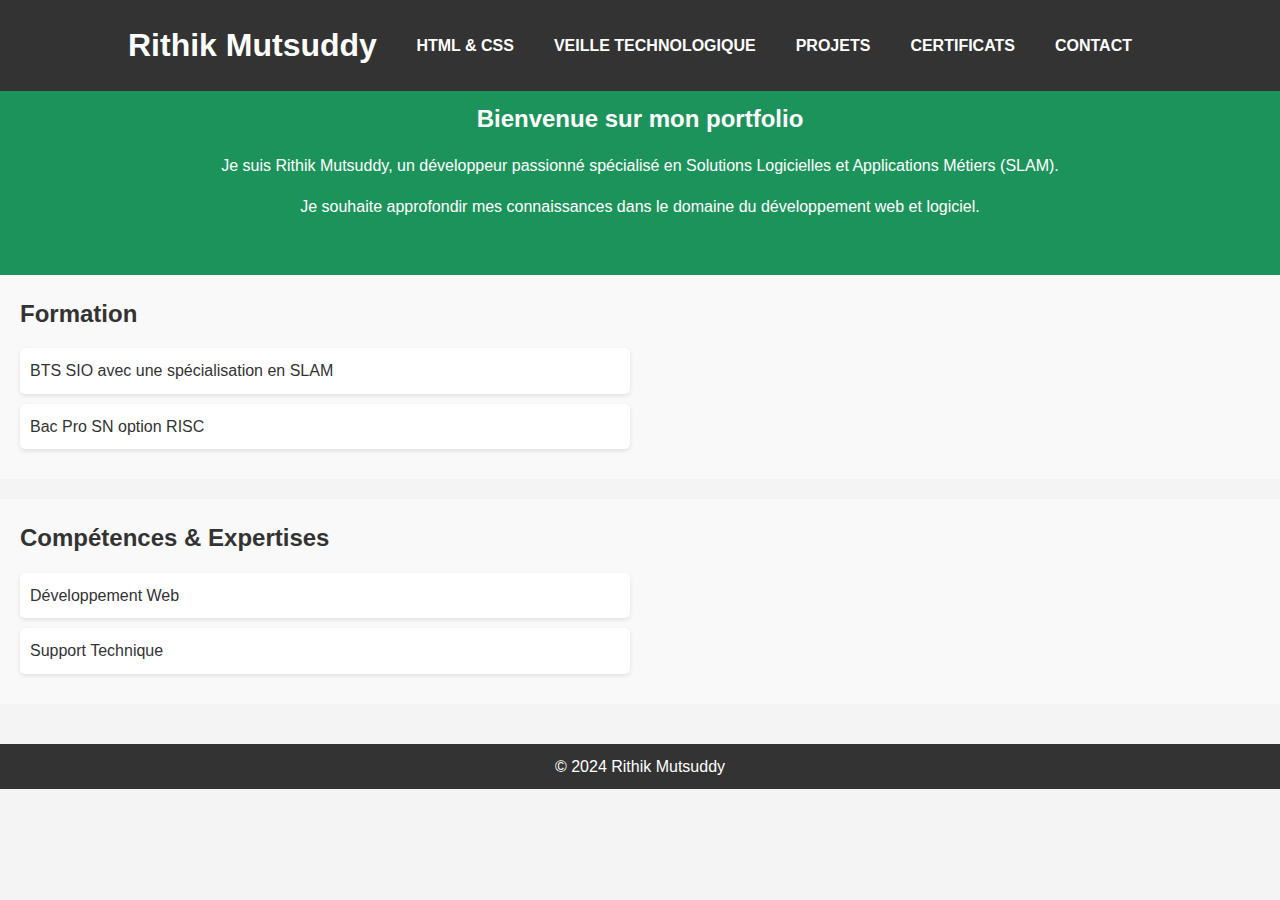
<file: index.html>
<!DOCTYPE html>
<html lang="en">
<head>
    <meta charset="UTF-8">
    <meta name="viewport" content="width=device-width, initial-scale=1.0">
    <title>Portfolio de Rithik</title>
    <link rel="stylesheet" href="style.css">
</head>
<body>

<header>
    
    <div class="container">
        <div class="logo">
            <h1>Rithik Mutsuddy</h1>
        </div>
        <nav>
            <ul>
                <li><a href="htmlcss.html">HTML & CSS</a></li>
                <li><a href="VrVeille.html">Veille Technologique</a></li>
                <li><a href="projets.html">Projets</a></li>
                <li><a href="Certif.html">Certificats</a></li>
                <li><a href="contacts.html">Contact</a></li>
            </ul>
        </nav>
    </div>
</header>

<main>
    <section class="introduction">
        <h2>Bienvenue sur mon portfolio</h2>
        <p>Je suis Rithik Mutsuddy, un développeur passionné spécialisé en Solutions Logicielles et Applications Métiers (SLAM).</p>
        <p>Je souhaite approfondir mes connaissances dans le domaine du développement web et logiciel.</p>
    </section>
    


    <section class="education">
        <h2>Formation</h2>
        <p>BTS SIO avec une spécialisation en SLAM</p>
        <p>Bac Pro SN option RISC</p>
    </section>

    <section class="skills">
        <h2>Compétences & Expertises</h2>
        <ul>
            <li>Développement Web</li>
            <li>Support Technique</li>
        </ul>
    </section>
</main>

<footer>
    <div class="container">
        <p>© 2024 Rithik Mutsuddy </p>
    </div>
</footer>

</body>
</html>
</file>
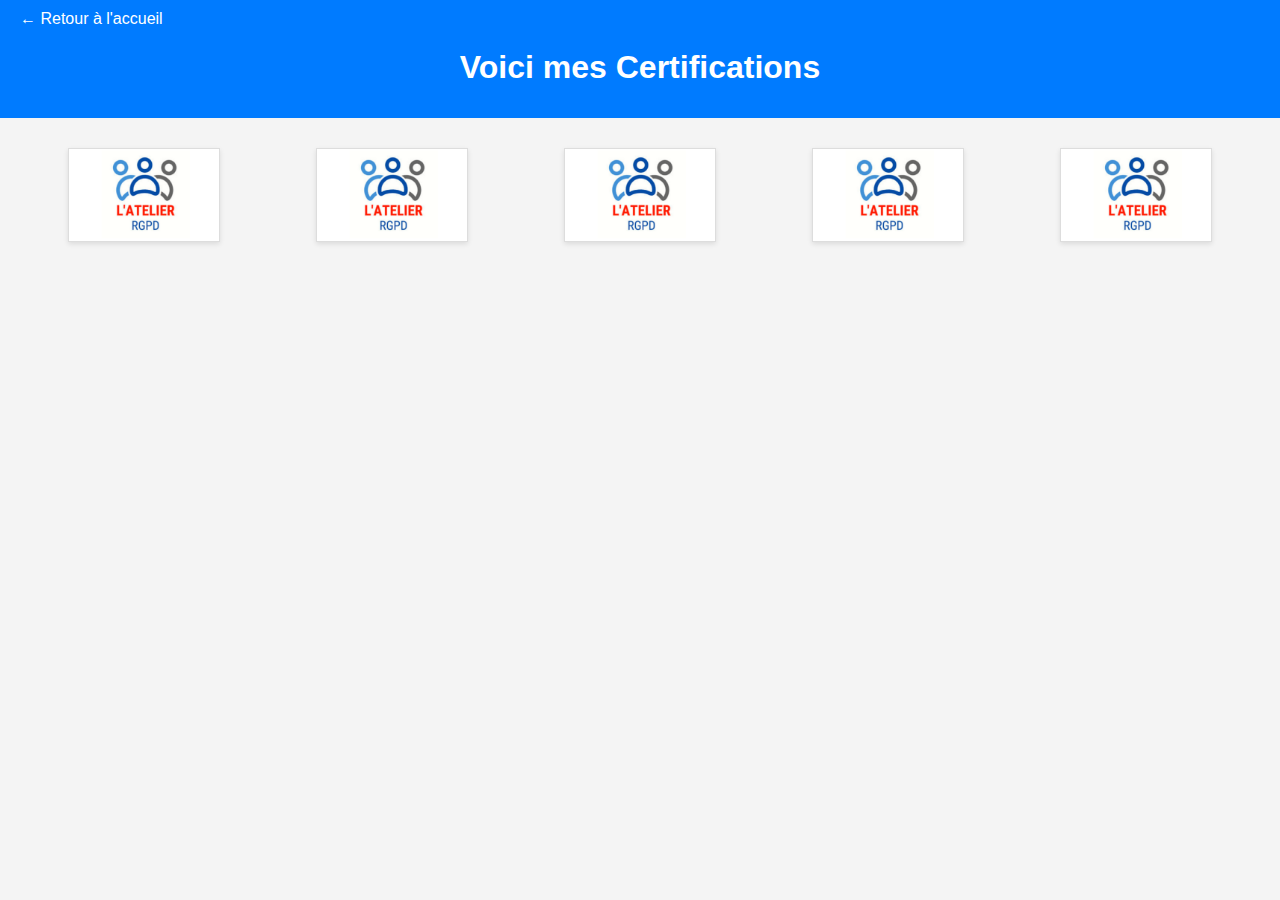
<file: Certif.html>
<!DOCTYPE html>
<html lang="fr">
<head>
    <meta charset="UTF-8">
    <meta name="viewport" content="width=device-width, initial-scale=1.0">
    <title>Certifications</title>
    <style>
        body {
            font-family: Arial, sans-serif;
            margin: 0;
            padding: 0;
            background: #f4f4f4;
            color: #333;
        }
        .header {
            background: #007BFF;
            color: #ffffff;
            padding: 10px 20px;
            text-align: left;
        }
        .header a {
            color: #ffffff;
            text-decoration: none;
            font-size: 16px;
        }
        .content {
            padding: 20px;
            display: flex;
            flex-wrap: wrap;
            justify-content: space-around;
            align-items: center;
        }
        .pdf-preview {
            border: 1px solid #ddd;
            margin: 10px;
            box-shadow: 0 2px 5px rgba(0,0,0,0.1);
            transition: transform 0.2s;
            width: 150px;
            cursor: pointer;
        }
        .pdf-preview:hover {
            transform: scale(1.05);
        }
        iframe {
            width: 100%;
            height: 500px;
            border: none;
        }
    </style>
</head>
<body>
    <div class="header">
        <a href="index.html">&#8592; Retour à l'accueil</a>
        <center><h1>Voici mes Certifications</h1></center>
    </div>
    <div class="content">
        <img src="Certifs/RGPD Logo.png" alt="Aperçu du PDF 1" class="pdf-preview" data-pdf="Module 1.pdf">
        <img src="Certifs/RGPD Logo.png" alt="Aperçu du PDF 1" class="pdf-preview" data-pdf="Module 2.pdf">
        <img src="Certifs/RGPD Logo.png" alt="Aperçu du PDF 1" class="pdf-preview" data-pdf="Module 3.pdf">
        <img src="Certifs/RGPD Logo.png" alt="Aperçu du PDF 1" class="pdf-preview" data-pdf="Module 4.pdf">
        <img src="Certifs/RGPD Logo.png" alt="Aperçu du PDF 1" class="pdf-preview" data-pdf="Module 5.pdf">
        <!-- Add more previews as needed -->
    </div>
    <iframe id="pdf-viewer" hidden></iframe>

    <script>
        document.querySelectorAll('.pdf-preview').forEach(item => {
            item.addEventListener('click', function() {
                const pdfPath = this.getAttribute('data-pdf');
                const viewer = document.getElementById('pdf-viewer');
                viewer.src = pdfPath;
                viewer.hidden = false;
            });
        });
    </script>
</body>
</html>
</file>
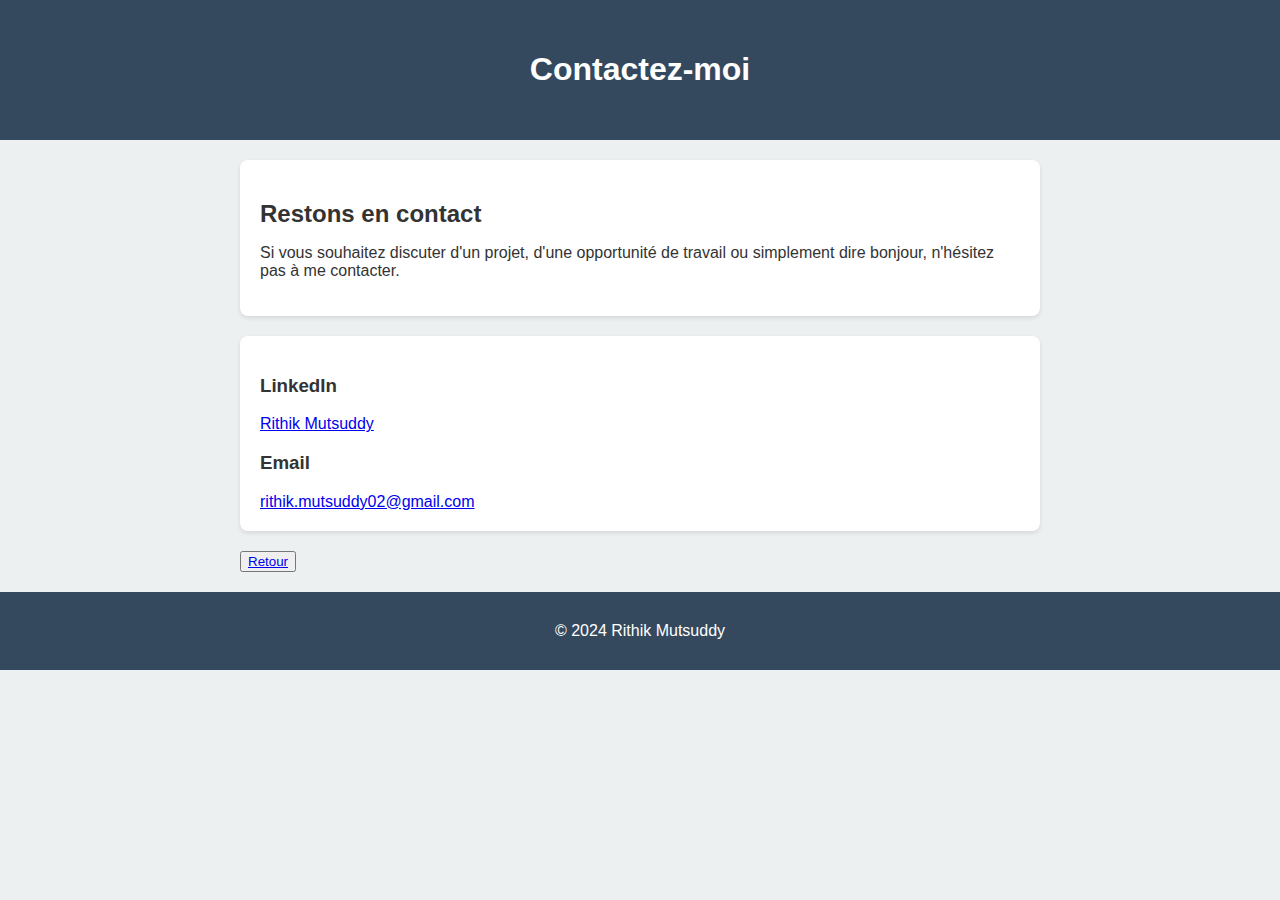
<file: contacts.html>
<!DOCTYPE html>
<html lang="fr">
<head>
    <meta charset="UTF-8">
    <meta name="viewport" content="width=device-width, initial-scale=1.0">
    <title>Contact - Rithik Mutsuddy</title>
    <style>
        /* CSS styles are embedded here for simplicity */
        body, html {
            height: 100%;
            margin: 0;
            padding: 0;
            font-family: Arial, sans-serif;
            background-color: #ecf0f1;
            color: #333;
        }

        .container {
            max-width: 800px;
            margin: auto;
            padding: 20px;
        }

        header, footer {
            background-color: #34495e;
            color: white;
            text-align: center;
            padding: 10px 0;
        }

        main {
            padding: 20px 0;
        }

        .contact-info, .contact-methods, .contact-form-section {
            background: white;
            margin-bottom: 20px;
            padding: 20px;
            border-radius: 8px;
            box-shadow: 0 2px 4px rgba(0, 0, 0, 0.1);
        }

        h2 {
            margin-bottom: 10px;
        }

        label {
            display: block;
            margin-top: 10px;
        }

        input[type=text], input[type=email], textarea {
            width: 100%;
            padding: 8px;
            margin-top: 5px;
            margin-bottom: 20px;
            border-radius: 4px;
            border: 1px solid #ddd;
            box-sizing: border-box;
        }

        button.btn-main {
            background-color: #3498db;
            color: white;
            border: none;
            padding: 10px 20px;
            border-radius: 4px;
            cursor: pointer;
            font-size: 16px;
        }

        button.btn-main:hover {
            background-color: #2980b9;
        }

        footer p {
            margin: 0;
        }
    </style>
</head>
<body>

    <header>
        <div class="container">
            
            <h1>Contactez-moi</h1>
        </div>
    </header>

    <main class="container">
        <section class="contact-info">
            <h2>Restons en contact</h2>
            <p>Si vous souhaitez discuter d'un projet, d'une opportunité de travail ou simplement dire bonjour, n'hésitez pas à me contacter.</p>
        </section>

        <section class="contact-methods">
            <div>
                <h3>LinkedIn</h3>
                <a href="https://www.linkedin.com/in/rithik-mutsuddy-48115a250/" target="_blank">Rithik Mutsuddy</a>
            </div>
            <div>
                <h3>Email</h3>
                <a href="mailto:rithik.mutsuddy02@gmail.com">rithik.mutsuddy02@gmail.com</a>
            </div>
        </section>

<button><a href="index.html" class="button">Retour</a></button>
    </main>

    <footer>
        <div class="container">
            <p>© 2024 Rithik Mutsuddy </p>
        </div>
    </footer>


</body>
</html>
</file>
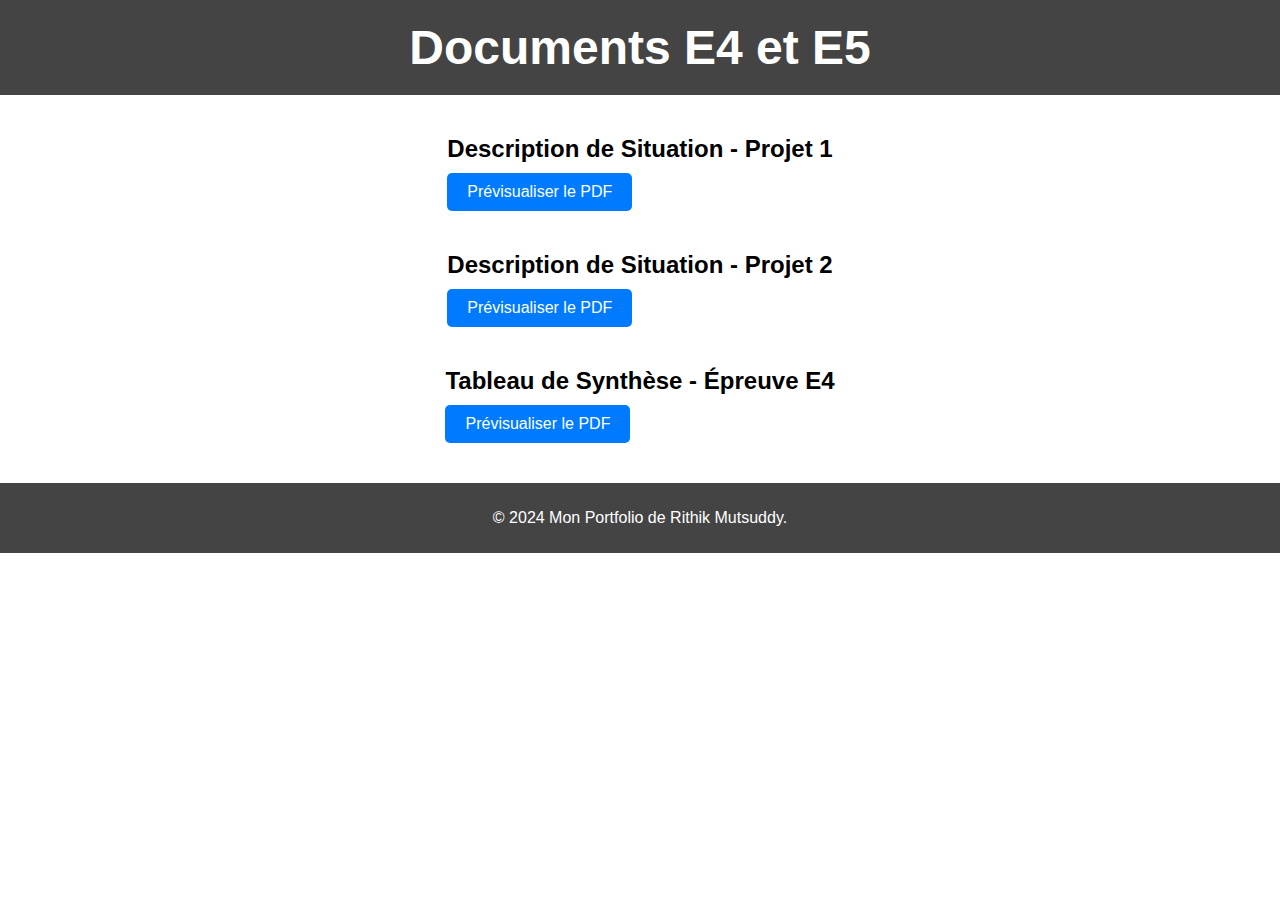
<file: docexam.html>
<!DOCTYPE html>
<html lang="fr">
<head>
    <meta charset="UTF-8">
    <meta name="viewport" content="width=device-width, initial-scale=1.0">
    <style>
        /* Styles de base et réinitialisations */
        body, h1, button, iframe {
            margin: 0;
            padding: 0;
            font-family: 'Arial', sans-serif;
            box-sizing: border-box;
        }

        /* En-tête */
        header {
            background-color: #444;
            color: #fff;
            padding: 20px 10px;
            text-align: center;
            font-size: 24px;
        }

        /* Section des documents */
        .documents-container {
            display: flex;
            flex-direction: column;
            align-items: center;
            padding: 20px;
            gap: 20px;
        }

        /* Styles pour chaque document */
        .document h2 {
            margin-bottom: 10px;
        }

        button {
            background-color: #007BFF;
            color: white;
            border: none;
            padding: 10px 20px;
            border-radius: 5px;
            cursor: pointer;
            font-size: 16px;
        }

        button:hover {
            background-color: #0056b3;
        }

        /* Zone de prévisualisation pour les PDFs */
        iframe {
            width: 100%;
            height: 600px;
            border: none;
            display: none; /* Caché par défaut */
        }

        footer {
            text-align: center;
            padding: 10px 20px;
            background: #444;
            color: white;
            margin-top: 20px;
        }
    </style>
    <title>Documents de Projet</title>
</head>
<body>
    <header>
        <h1>Documents E4 et E5</h1>
    </header>
    <section class="documents-container">
        <!-- Liens pour prévisualisation des PDFs -->
        <div class="document">
            <h2>Description de Situation - Projet 1</h2>
            <button onclick="showPDF('Mutsuddy-descriptif de situation - 1 .pdf')">Prévisualiser le PDF</button>
        </div>
        <div class="document">
            <h2>Description de Situation - Projet 2</h2>
            <button onclick="showPDF('Mutsuddy-descriptif de situation - 2.pdf')">Prévisualiser le PDF</button>
        </div>
        <div class="document">
            <h2>Tableau de Synthèse - Épreuve E4</h2>
            <button onclick="showPDF('RITHIK MUTSUDDY-Tableau_de_synthèse_-_Epreuve_E4 (1).pdf')">Prévisualiser le PDF</button>
        </div>
    </section>
    <!-- Zone de prévisualisation pour les PDFs -->
    <iframe id="pdfViewer"></iframe>
    <footer>
        <p>© 2024 Mon Portfolio de Rithik Mutsuddy.</p>
    </footer>
    <script>
        function showPDF(pdfPath) {
            const viewer = document.getElementById('pdfViewer');
            viewer.src = pdfPath;
            viewer.style.display = 'block'; // Affiche l'iframe lors du clic
        }
    </script>
</body>
</html>
</file>
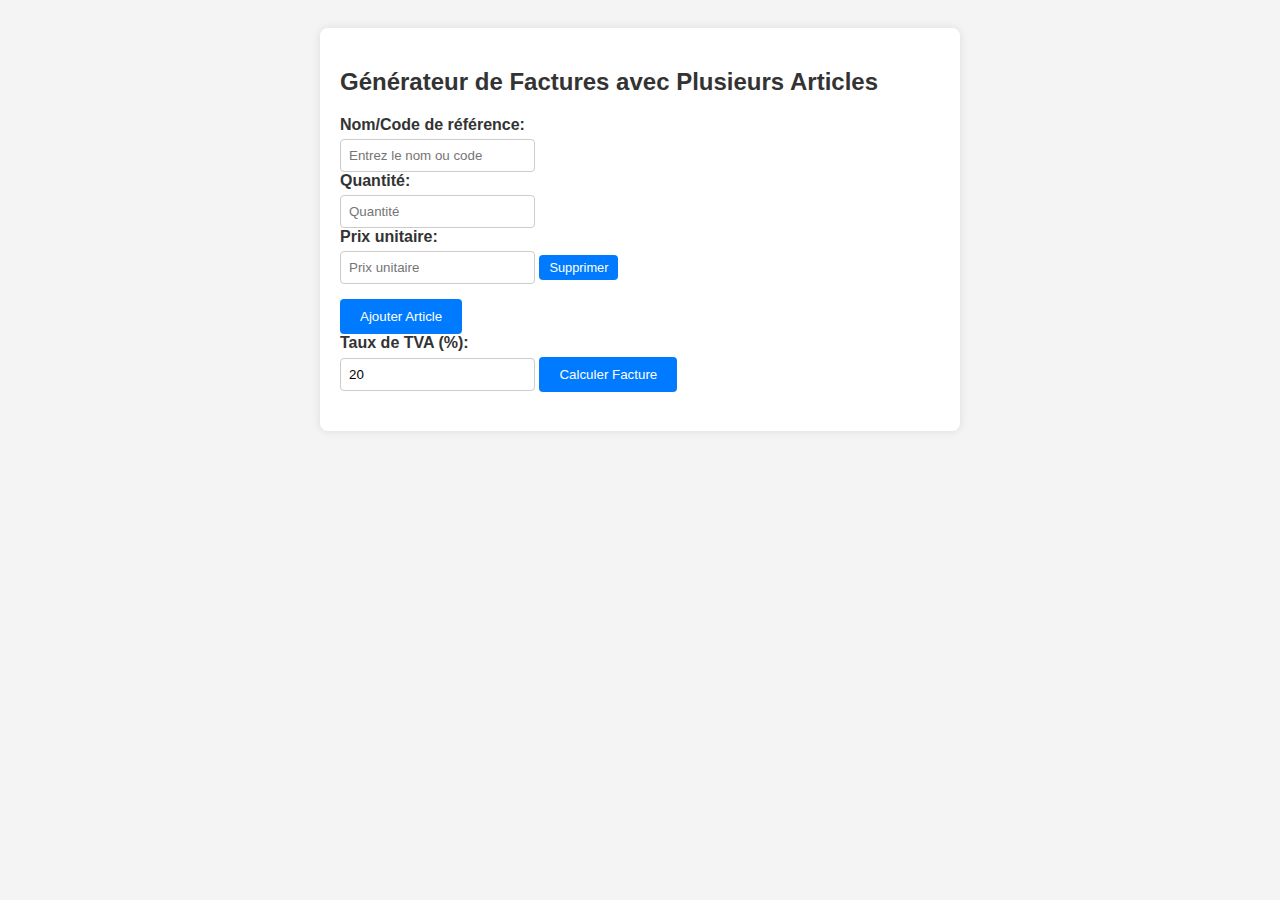
<file: facture.html>
<!DOCTYPE html>
<html lang="fr">
<head>
    <meta charset="UTF-8">
    <meta name="viewport" content="width=device-width, initial-scale=1.0">
    <title>Générateur de Factures avec Plusieurs Articles</title>
    <style>
        body {
            font-family: Arial, sans-serif;
            background-color: #f4f4f4;
            color: #333;
            padding: 20px;
        }
        .container {
            max-width: 600px;
            margin: auto;
            background: white;
            padding: 20px;
            box-shadow: 0 0 10px rgba(0,0,0,0.1);
            border-radius: 8px;
        }
        .item {
            margin-bottom: 10px;
        }
        label {
            font-weight: bold;
            display: block;
        }
        input, button {
            margin-top: 5px;
        }
        input[type="number"], input[type="text"] {
            padding: 8px;
            border: 1px solid #ccc;
            border-radius: 4px;
        }
        button {
            padding: 10px 20px;
            background-color: #007BFF;
            color: white;
            border: none;
            border-radius: 4px;
            cursor: pointer;
        }
        button:hover {
            background-color: #0056b3;
        }
        .btn-small {
            padding: 5px 10px;
            font-size: 0.8rem;
        }
    </style>
</head>
<body>
    <div class="container">
        <h2>Générateur de Factures avec Plusieurs Articles</h2>
        <div id="itemsContainer"></div>
        <button onclick="addItem()">Ajouter Article</button>
        <label for="taxRate">Taux de TVA (%):</label>
        <input type="number" id="taxRate" placeholder="Taux de TVA" step="0.01" value="20">
        <button onclick="calculateTotal()">Calculer Facture</button>
        <h3 id="result"></h3>
    </div>

    <script>
        let itemsContainer = document.getElementById('itemsContainer');

        function addItem() {
            let div = document.createElement('div');
            div.className = 'item';
            div.innerHTML = `
                <label>Nom/Code de référence:</label>
                <input type="text" placeholder="Entrez le nom ou code">
                <label>Quantité:</label>
                <input type="number" placeholder="Quantité" min="1">
                <label>Prix unitaire:</label>
                <input type="number" placeholder="Prix unitaire" step="0.01">
                <button class="btn-small" onclick="removeItem(this)">Supprimer</button>
            `;
            itemsContainer.appendChild(div);
        }

        function removeItem(button) {
            button.parentNode.remove();
        }

        function calculateTotal() {
            let taxRate = parseFloat(document.getElementById('taxRate').value);
            let totalHT = 0;
            let items = document.querySelectorAll('.item');
            items.forEach(item => {
                let quantity = parseFloat(item.children[3].value);
                let price = parseFloat(item.children[5].value);
                totalHT += quantity * price;
            });
            let taxAmount = totalHT * (taxRate / 100);
            let totalTTC = totalHT + taxAmount;
            document.getElementById('result').innerHTML = 'Total HT: ' + totalHT.toFixed(2) + ' €' +
                '<br>Total TVA (' + taxRate + '%): ' + taxAmount.toFixed(2) + ' €' +
                '<br>Total TTC: ' + totalTTC.toFixed(2) + ' €';
        }

        // Ajouter initialement un article
        addItem();
    </script>
</body>
</html>
</file>
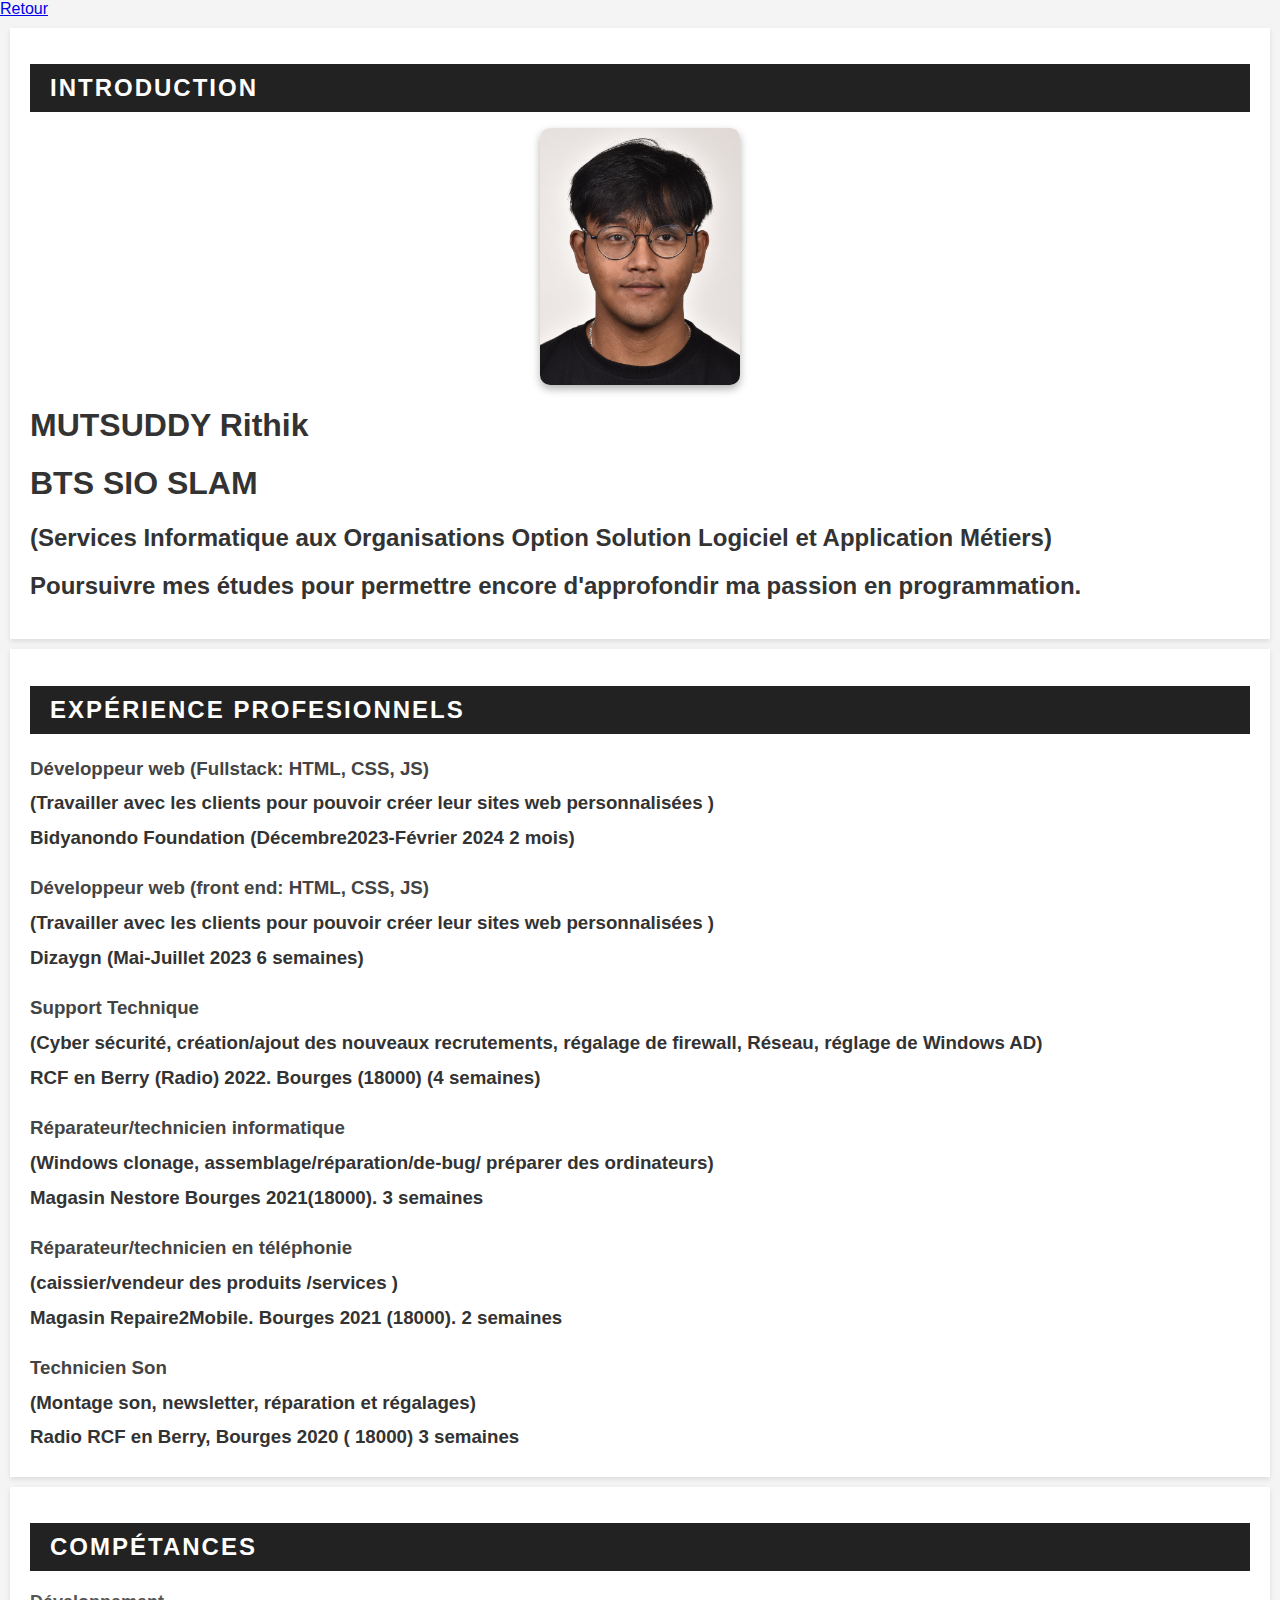
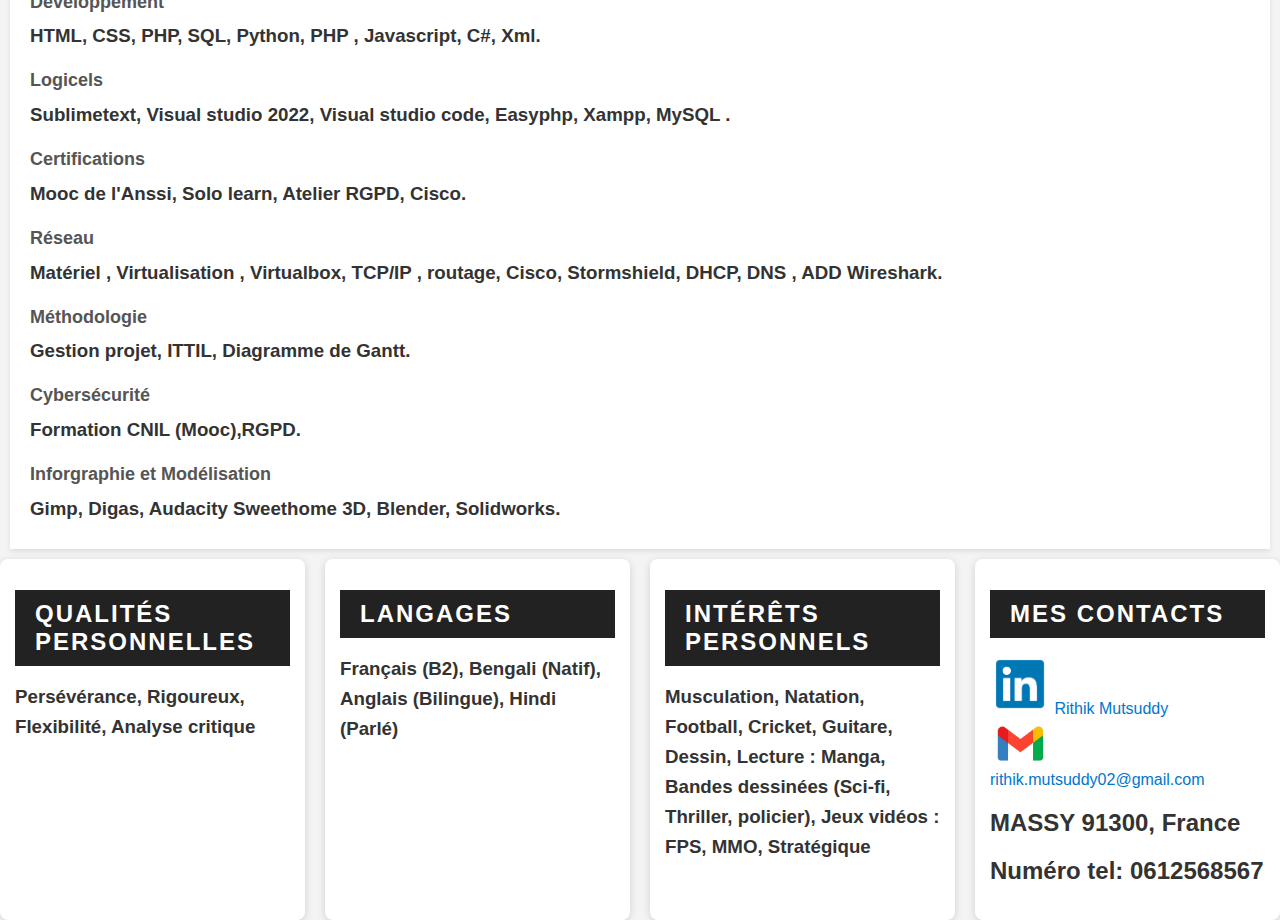
<file: htmlcss.html>
<!DOCTYPE html>
<html lang="en">
<head>
    <meta charset="UTF-8">
    <meta name="viewport" content="width=device-width, initial-scale=1.0">
    <title>Projets html et css</title>
    <link rel="stylesheet" href="css.css">
</head>
<body>
    
<a href="index.html" class="button">Retour</a>
    <div class="intro">
        <h1 class="titles">Introduction</h1>
         <img class="main-photo" src="img/rithik (2).jpg" alt="">
       
            <h1>MUTSUDDY Rithik</h1>
            <h1>BTS SIO SLAM </h1>
            <h2>(Services Informatique aux Organisations Option Solution Logiciel et Application Métiers) </h2>
            <h2>Poursuivre mes études pour permettre encore d'approfondir ma passion en programmation.</h2></div>
    </div>




    <div class="ProExp">
        <h1 class="titles">Expérience profesionnels</h1>

<h3 class="titleH3">Développeur web (Fullstack: HTML, CSS, JS) </h3> 
<h3> (Travailler avec les clients pour pouvoir créer leur sites web personnalisées )</h3>
<h3>Bidyanondo Foundation (Décembre2023-Février 2024 2 mois)</h3>

<h3 class="titleH3">Développeur web (front end: HTML, CSS, JS)</h3> 
<h3>(Travailler avec les clients pour pouvoir créer leur sites web personnalisées )</h3>
<h3>Dizaygn (Mai-Juillet 2023 6 semaines)</h3>

<h3 class="titleH3">Support Technique</h3> 
<h3> (Cyber sécurité, création/ajout des nouveaux recrutements, régalage de firewall, Réseau, réglage de Windows AD)</h3>
<h3>RCF en Berry (Radio) 2022. Bourges (18000) (4 semaines)</h3>

<h3 class="titleH3">Réparateur/technicien informatique</h3>
<h3> (Windows clonage, assemblage/réparation/de-bug/ préparer des ordinateurs)</h3>
<h3>Magasin Nestore Bourges 2021(18000). 3 semaines </h3>

<h3 class="titleH3">Réparateur/technicien en téléphonie</h3> 
<h3> (caissier/vendeur des produits /services )</h3>
<h3>Magasin Repaire2Mobile. Bourges 2021 (18000). 2 semaines</h3>

<h3 class="titleH3">Technicien Son </h3> 
<h3> (Montage son, newsletter, réparation et régalages)</h3>
<h3>Radio RCF en Berry, Bourges 2020 ( 18000) 3 semaines</h3>


    </div>

    <div class="Competances"><h1 class="titles">Compétances</h1>
        <h3 class="Ctitle">Développement </h3>

            <h3> HTML, CSS, PHP, SQL, Python, PHP , Javascript, C#, Xml.</h3>

            <h3 class="Ctitle">Logicels </h3>

            <h3>Sublimetext, Visual studio 2022, Visual studio code, Easyphp, Xampp, MySQL .</h3>        
            
            <h3 class="Ctitle">Certifications </h3>

            <h3>Mooc de l'Anssi, Solo learn, Atelier RGPD, Cisco.</h3>        
            
            <h3 class="Ctitle">Réseau </h3>

            <h3>Matériel , Virtualisation ,  Virtualbox, TCP/IP , routage, Cisco, Stormshield, DHCP, DNS , ADD Wireshark. </h3>        
            
            <h3 class="Ctitle">Méthodologie </h3>

            <h3>Gestion projet, ITTIL, Diagramme de Gantt.</h3>

            <h3 class="Ctitle">Cybersécurité </h3>

            <h3>Formation CNIL (Mooc),RGPD.</h3>

            <h3 class="Ctitle">Inforgraphie et Modélisation</h3>

            <h3>Gimp, Digas, Audacity Sweethome 3D, Blender, Solidworks.</h3>
    </div>

    <div class="info-cards">
        <div class="Qualites">
            <h1 class="titles">Qualités personnelles</h1>
            <h3>Persévérance, Rigoureux, Flexibilité, Analyse critique</h3>
        </div>
    
        <div class="Langages">
            <h1 class="titles">Langages</h1>
            <h3>Français (B2), Bengali (Natif), Anglais (Bilingue), Hindi (Parlé)</h3>
        </div>
    
        <div class="interets">
            <h1 class="titles">Intérêts Personnels</h1>
            <h3>Musculation, Natation, Football, Cricket, Guitare, Dessin, Lecture : Manga, Bandes dessinées (Sci-fi, Thriller, policier), Jeux vidéos : FPS, MMO, Stratégique</h3>
        </div>
    
        <div class="contact">
            <h1 class="titles">Mes contacts</h1>
            <a href="https://www.linkedin.com/in/rithik-mutsuddy-48115a250/"><img class="logo" src="img/linkedin.png" alt="LinkedIn"> Rithik Mutsuddy</a>
            <br>
            <a href="mailto:rithik.mutsuddy02@gmail.com"><img class="logo" src="img/gmail.jpg" alt="Email"> rithik.mutsuddy02@gmail.com</a>
            <h2>MASSY 91300, France</h2>
            <h2>Numéro tel: 0612568567</h2>
        </div>
    </div>
    
</body>
</html>
</file>
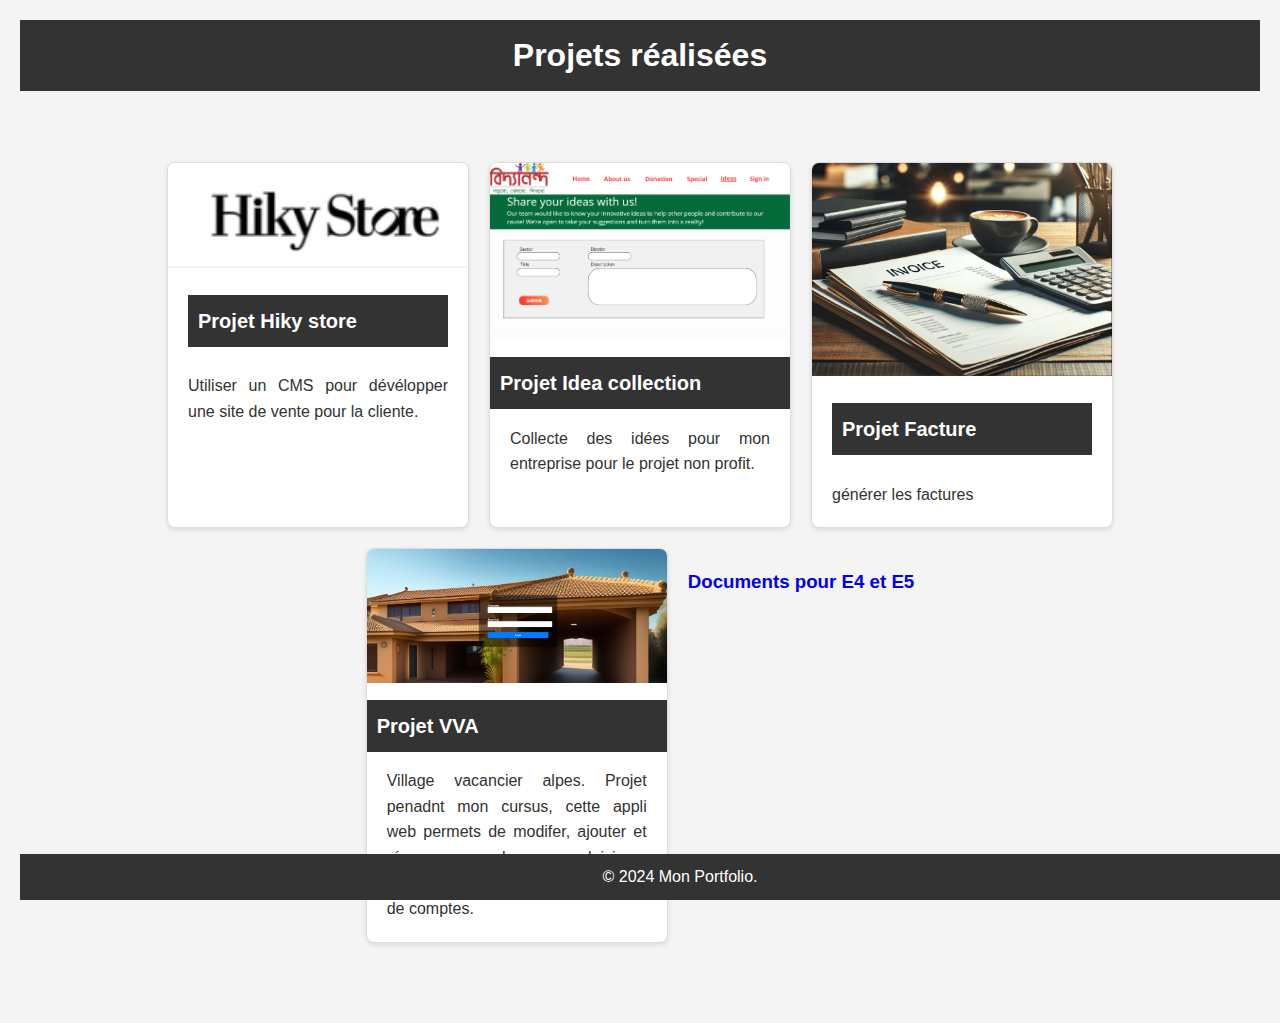
<file: projets.html>
<!DOCTYPE html>
<html lang="fr">
<head>
    <meta charset="UTF-8">
    <meta name="viewport" content="width=device-width, initial-scale=1.0">
    <link rel="stylesheet" href="projet.css">
    <title>Mon Projet</title>
</head>
<body>
    <header>
        <h1>Projets réalisées</h1>
    </header>
    <br>
    <br>
    <section class="projet-container">
        <div class="projet">
            <img src="projet pics/hiky.png" alt="Description du projet 1">
            <a href="https://hikystore.com/"><h2>Projet Hiky store</h2></a>
            <p>Utiliser un CMS pour dévélopper une site de vente pour la cliente.</p>
        </div>
        <div class="projet">
            <img src="projet pics/bidyanondo.png" alt="Description du projet 2">
            <h2>Projet Idea collection</h2>
            <p>Collecte des idées pour mon entreprise pour le projet non profit.</p>
        </div>
        <div class="projet">
            <img src="projet pics/facture.png" alt="Description du projet 3">
            <a href="facture.html"><h2>Projet Facture</h2></a>
            <p>générer les factures</p>

        </div>
        <div class="projet">
            <img src="projet pics/VVA.png" alt="Description du projet 3">
            <h2>Projet VVA</h2>
            <p>Village vacancier alpes. Projet penadnt mon cursus, cette appli web permets de modifer, ajouter et réserver les pluisieurs hébergements avec plusieurs types de comptes.</p>

            
        </div>
<H3><a href="docexam.html">Documents pour E4 et E5</a></H3>
    </section>
    <footer>
        <p>© 2024 Mon Portfolio.</p>
    </footer>
</body>
</html>
</file>
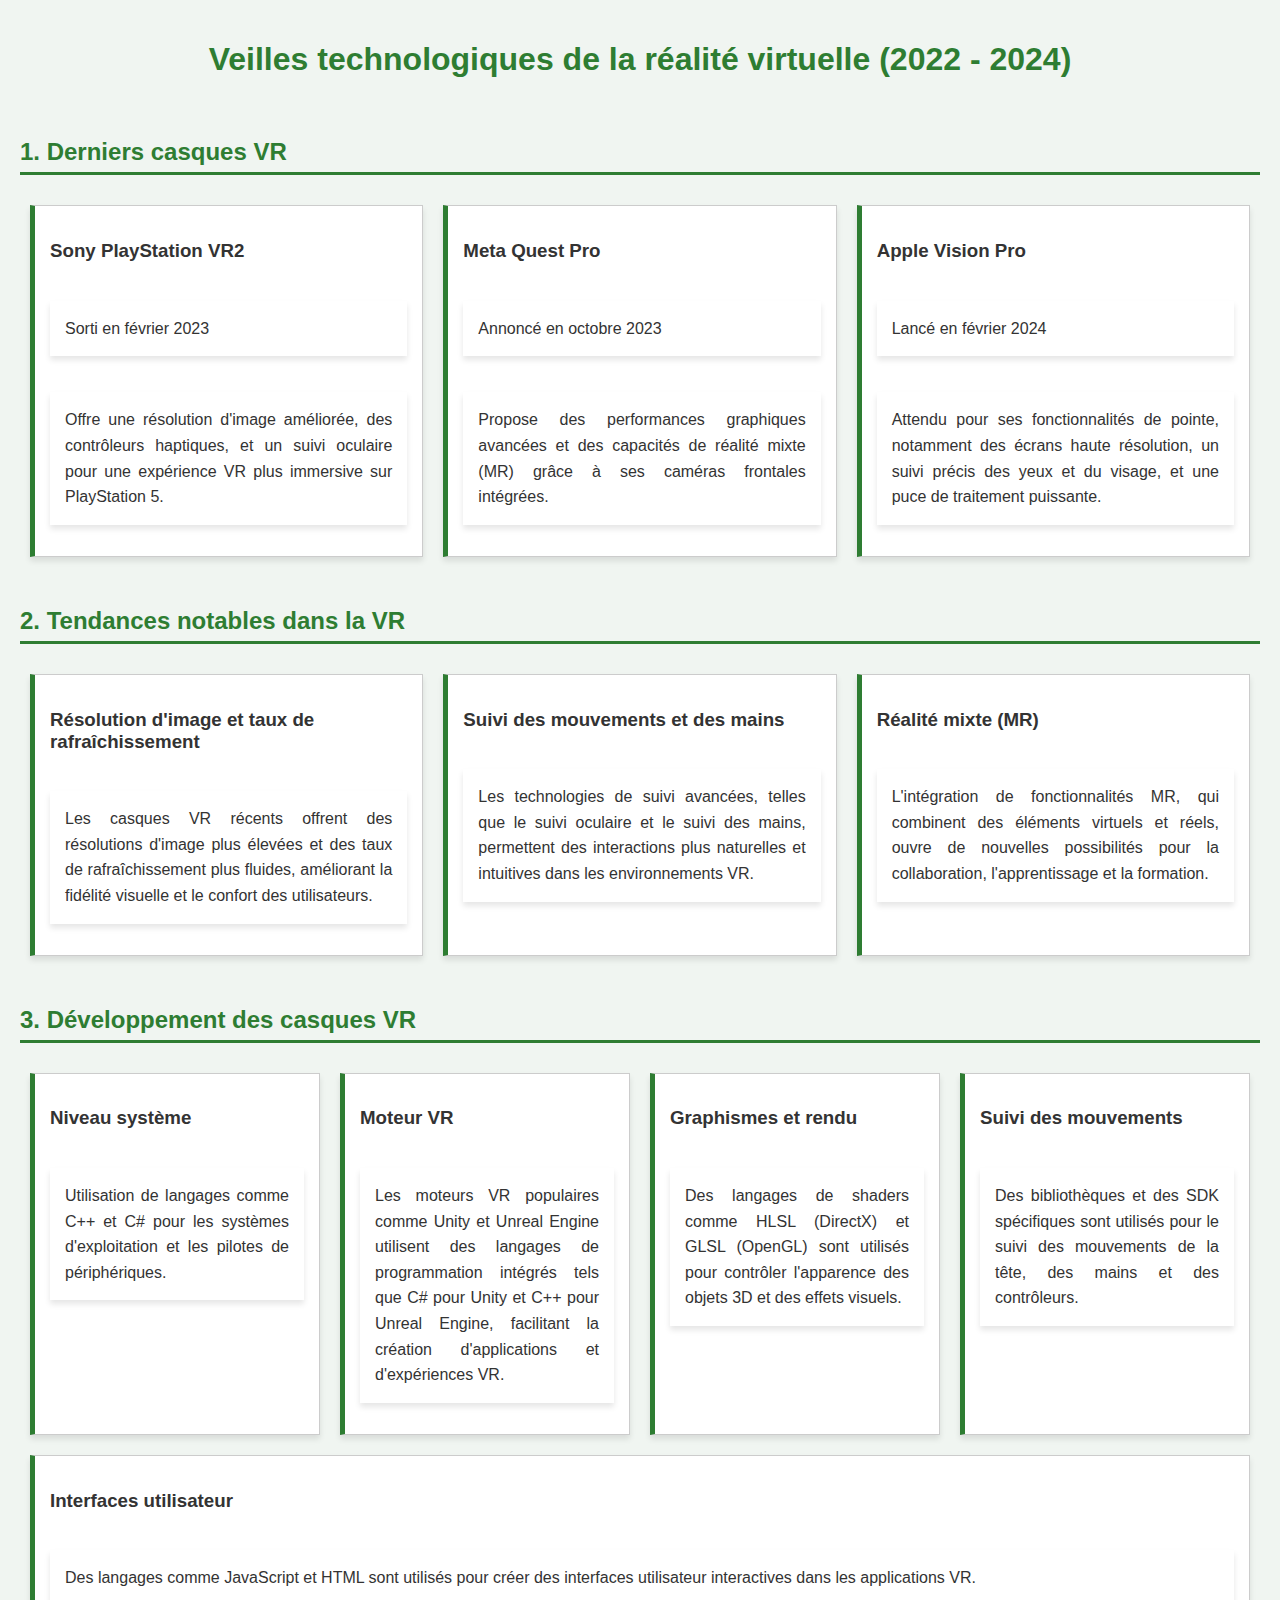
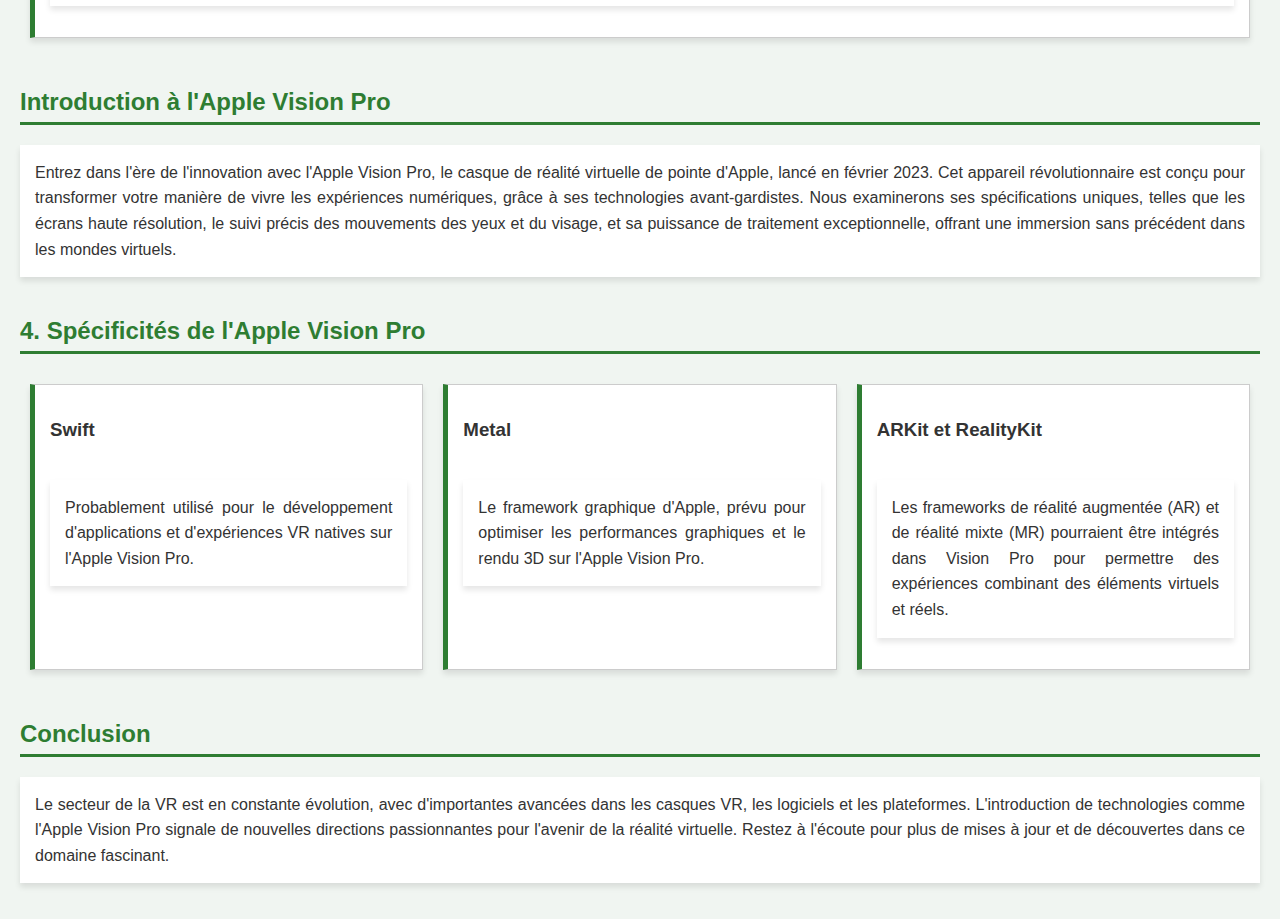
<file: VrVeille.html>
<!DOCTYPE html>
<html lang="en">
<head>
    <meta charset="UTF-8">
    <link rel="stylesheet" href="VrVT.css">
    <meta name="viewport" content="width=device-width, initial-scale=1.0">
    <title>Veille technologiques VR </title>
</head>
<body>

    <head>
        <meta charset="UTF-8">
        <title>Technologie VR : Apple Vision Pro et Plus</title>
    </head>
    <body>
        <h1>Veilles technologiques de la réalité virtuelle (2022 - 2024)</h1>
        <h2>1. Derniers casques VR</h2>
        <ul>
            <li>
                <h3>Sony PlayStation VR2</h3>
                <p>Sorti en février 2023</p>
                <p>Offre une résolution d'image améliorée, des contrôleurs haptiques, et un suivi oculaire pour une expérience VR plus immersive sur PlayStation 5.</p>
            </li>

       
            <li>
                <h3>Meta Quest Pro</h3>
                <p>Annoncé en octobre 2023</p>
                <p>Propose des performances graphiques avancées et des capacités de réalité mixte (MR) grâce à ses caméras frontales intégrées.</p>
            </li>
            <li>
                <h3>Apple Vision Pro</h3>
                <p>Lancé en février 2024</p>
                <p>Attendu pour ses fonctionnalités de pointe, notamment des écrans haute résolution, un suivi précis des yeux et du visage, et une puce de traitement puissante.</p>
            </li>
        </ul>
        <h2>2. Tendances notables dans la VR</h2>
        <ul>
            <li>
                <h3>Résolution d'image et taux de rafraîchissement</h3>
                <p>Les casques VR récents offrent des résolutions d'image plus élevées et des taux de rafraîchissement plus fluides, améliorant la fidélité visuelle et le confort des utilisateurs.</p>
            </li>
            <li>
                <h3>Suivi des mouvements et des mains</h3>
                <p>Les technologies de suivi avancées, telles que le suivi oculaire et le suivi des mains, permettent des interactions plus naturelles et intuitives dans les environnements VR.</p>
            </li>
            <li>
                <h3>Réalité mixte (MR)</h3>
                <p>L'intégration de fonctionnalités MR, qui combinent des éléments virtuels et réels, ouvre de nouvelles possibilités pour la collaboration, l'apprentissage et la formation.</p>
            </li>
        </ul>
        <h2>3. Développement des casques VR</h2>
        <ul>
            <li>
                <h3>Niveau système</h3>
                <p>Utilisation de langages comme C++ et C# pour les systèmes d'exploitation et les pilotes de périphériques.</p>
            </li>
            <li>
                <h3>Moteur VR</h3>
                <p>Les moteurs VR populaires comme Unity et Unreal Engine utilisent des langages de programmation intégrés tels que C# pour Unity et C++ pour Unreal Engine, facilitant la création d'applications et d'expériences VR.</p>
            </li>
            <li>
                <h3>Graphismes et rendu</h3>
                <p>Des langages de shaders comme HLSL (DirectX) et GLSL (OpenGL) sont utilisés pour contrôler l'apparence des objets 3D et des effets visuels.</p>
            </li>
            <li>
                <h3>Suivi des mouvements</h3>
                <p>Des bibliothèques et des SDK spécifiques sont utilisés pour le suivi des mouvements de la tête, des mains et des contrôleurs.</p>
            </li>
            <li>
                <h3>Interfaces utilisateur</h3>
                            <p>Des langages comme JavaScript et HTML sont utilisés pour créer des interfaces utilisateur interactives dans les applications VR.</p>
        </li>
    </ul>
    <h2>Introduction à l'Apple Vision Pro</h2>
    <p>Entrez dans l'ère de l'innovation avec l'Apple Vision Pro, le casque de réalité virtuelle de pointe d'Apple, lancé en février 2023. Cet appareil révolutionnaire est conçu pour transformer votre manière de vivre les expériences numériques, grâce à ses technologies avant-gardistes. Nous examinerons ses spécifications uniques, telles que les écrans haute résolution, le suivi précis des mouvements des yeux et du visage, et sa puissance de traitement exceptionnelle, offrant une immersion sans précédent dans les mondes virtuels.</p>

    <h2>4. Spécificités de l'Apple Vision Pro</h2>
    <ul>
        <li>
            <h3>Swift</h3>
            <p>Probablement utilisé pour le développement d'applications et d'expériences VR natives sur l'Apple Vision Pro.</p>
        </li>
        <li>
            <h3>Metal</h3>
            <p>Le framework graphique d'Apple, prévu pour optimiser les performances graphiques et le rendu 3D sur l'Apple Vision Pro.</p>
        </li>
        <li>
            <h3>ARKit et RealityKit</h3>
            <p>Les frameworks de réalité augmentée (AR) et de réalité mixte (MR) pourraient être intégrés dans Vision Pro pour permettre des expériences combinant des éléments virtuels et réels.</p>
        </li>
    </ul>
        <h2>Conclusion</h2>
    <p>Le secteur de la VR est en constante évolution, avec d'importantes avancées dans les casques VR, les logiciels et les plateformes. L'introduction de technologies comme l'Apple Vision Pro signale de nouvelles directions passionnantes pour l'avenir de la réalité virtuelle. Restez à l'écoute pour plus de mises à jour et de découvertes dans ce domaine fascinant.</p>
</body>
</html>

</body>
</html>
</file>
<file: css.css>
/* General body styles */
body {
    font-family: 'Arial', sans-serif;
    color: #333;
    background-color: #f4f4f4;
    margin: 0;
    padding: 0;
}

/* Header and Titles */
.titles {
    background-color: #222;
    color: #fff;
    padding: 10px 20px;
    text-transform: uppercase;
    font-size: 24px;
    letter-spacing: 2px;
}

/* Main content area */
.intro, .ProExp, .Competances {
    background-color: #fff;
    margin: 10px;
    padding: 20px;
    box-shadow: 0 2px 5px rgba(0,0,0,0.1);
}

/* Flexbox container for side-by-side cards */
.info-cards {
    display: flex;
    flex-wrap: wrap;
    justify-content: space-around; /* Adjusts spacing around each card */
    gap: 20px; /* Space between cards */
}

/* Styles for each card within the container */
.info-cards > div {
    background-color: #fff;
    padding: 15px;
    border-radius: 8px;
    box-shadow: 0 2px 8px rgba(0,0,0,0.15);
    flex: 1 1 200px; /* Grows to fit space, but not smaller than 200px */
}

/* Styling for the main image to make it stand out */
img.main-photo {
    width: 200px; /* Adjust width as needed */
    max-width: 40%;
    height: auto;
    display: block;
    margin: 0 auto; /* Centers the image */
    box-shadow: 0 4px 8px rgba(0,0,0,0.3);
    border-radius: 10px; /* Optional rounded corners */
}

/* Styling for logos */
img.logo {
    width: 50px; /* Adjust size as needed */
    height: auto;
    display: inline-block; /* Align side by side if multiple */
    margin: 5px;
}

/* Contact links */
.contact a {
    color: #0077cc;
    text-decoration: none;
}

/* Title for sections */
.titleH3 {
    color: #444;
    margin-top: 20px;
}

/* Subtitles within sections */
.Ctitle {
    font-size: 18px;
    color: #555;
    margin-top: 15px;
}

/* List of skills and experiences */
h3 {
    margin: 5px 0;
    line-height: 1.6;
}

/* Adjusting the intro section for a personal touch */
.intro1 h1, .intro1 h2 {
    margin: 10px 0;
}

/* Responsive design settings */
@media (max-width: 768px) {
    .titles {
        font-size: 18px;
    }

    .titleH3, .Ctitle {
        font-size: 16px;
    }

    img.main-photo {
        max-width: 90%; /* Ensure it looks good on smaller screens */
    }

    .info-cards {
        flex-direction: column; /* Stack vertically on smaller screens */
    }
}
</file>
<file: projet.css>
/* Réinitialisation de certains styles par défaut pour assurer la cohérence */
body, h1, p, a {
    margin: 0;
    padding: 0;
    text-decoration: none;
    font-family: 'Arial', sans-serif;
}

/* Style général du corps de la page */
body {
    background-color: #f4f4f4;
    color: #333;
    font-size: 16px;
    line-height: 1.6;
    padding: 20px;
}

header {
    background: #333;
    color: #fff;
    padding: 10px 20px;
    text-align: center;
}

footer {
    text-align: center;
    padding: 10px 20px;
    background: #333;
    color: white;
    position: fixed;
    bottom: 0;
    width: 100%;
}

/* Conteneur pour les projets, disposé horizontalement */
.projet-container {
    display: flex;
    flex-direction: row;
    flex-wrap: wrap; /* Permet aux éléments de passer à la ligne suivante si nécessaire */
    gap: 20px;
    justify-content: center; /* Centrer les cartes dans le conteneur */
    margin-top: 20px;
}

/* Style des cartes de projets */
.projet {
    background: white;
    border: 1px solid #ddd;
    box-shadow: 0 2px 5px rgba(0,0,0,0.1);
    border-radius: 8px;
    overflow: hidden;
    width: 300px; /* Largeur fixe pour chaque carte */
}

.projet img {
    width: 100%;
    height: auto;
    display: block;
}

.projet h2 {
    background: #333;
    color: #fff;
    padding: 10px;
    font-size: 20px;
}

.projet p {
    padding: 0 20px 20px;
    text-align: justify;
}

/* Liens dans les projets */
.projet a {
    color: #007BFF;
    display: block;
    padding: 10px 20px;
}

/* Ajout de l'espace en bas pour ne pas que le footer cache le contenu */
body {
    margin-bottom: 60px;
}
</file>
<file: VrVT.css>
body {
  font-family: 'Arial', sans-serif;
  background-color: #f0f5f1; /* Light green background */
  color: #333; /* Dark text for readability */
  padding: 20px;
  margin: 0;
}

h1, h2 {
  color: #2e7d32; /* Dark green color */
}

h1 {
  text-align: center;
  padding-bottom: 20px;
}

h2 {
  border-bottom: 3px solid #2e7d32; /* Dark green underline */
  padding-bottom: 6px;
  margin-top: 40px;
  margin-bottom: 20px;
}

ul {
  list-style-type: none;
  padding: 0;
  display: flex; /* Flex container for the list items */
  flex-wrap: wrap; /* Allows list items to wrap in multiple lines */
  justify-content: space-around; /* Distributes space around items */
}

li {
  background-color: #fff; /* White background for list items */
  border: 1px solid #ccc; /* Adds a slight border */
  margin: 10px;
  padding: 15px;
  box-shadow: 0 4px 6px rgba(0,0,0,0.1); /* Subtle shadow for depth */
  border-left: 5px solid #2e7d32; /* Green left border for visual interest */
  flex: 1 1 200px; /* Flex item settings, growing and with basis of 200px */
  display: flex;
  flex-direction: column; /* Stacks content vertically */
}

p {
  background-color: #fff; /* White background for paragraphs */
  padding: 15px;
  line-height: 1.6;
  text-align: justify;
  box-shadow: 0 4px 6px rgba(0,0,0,0.1); /* Adds depth with shadow */
  margin-top: 20px;
}
</file>
<file: style.css>
/* Reset default browser styles */
* {
    margin: 0;
    padding: 0;
    box-sizing: border-box;
}

body {
    font-family: 'Arial', sans-serif;
    line-height: 1.6;
    color: #333;
    background-color: #f4f4f4;
    padding-top: 60px; /* To ensure the content is not hidden behind the fixed header */
}

.container {
    width: 80%;
    margin: auto;
    overflow: hidden;
}

header {
    background: #333;
    color: #fff;
    padding-top: 20px;
    padding-bottom: 20px;
    position: fixed;
    top: 0;
    width: 100%;
    z-index: 1000;
}

header .container {
    display: flex;
    justify-content: space-between;
    align-items: center;
}

header nav ul {
    display: flex;
    list-style: none;
}

header nav ul li {
    padding: 0 20px;
}

header nav ul li a {
    color: #fff;
    text-decoration: none;
    text-transform: uppercase;
    font-weight: bold;
}

.logo h1 {
    margin: 0;
}

.introduction {
    background: #06884be6;
    color: #fff;
    padding: 40px 0;
    text-align: center;
}

main .container {
    margin-top: 20px;
}

.education, .skills {
    background-color: #f9f9f9;
    padding: 20px;
    margin-bottom: 20px;
}

.education p, .skills ul li {
    background-color: #fff;
    padding: 10px;
    margin-bottom: 10px;
    border-radius: 5px;
    box-shadow: 0 2px 4px rgba(0,0,0,0.1);
    display: inline-block;
    width: calc(50% - 10px); /* Subtracting margin */
    margin-right: 10px;
    box-sizing: border-box;
}

footer {
    background: #333;
    color: #fff;
    text-align: center;
    padding: 10px 0;
    margin-top: 40px;
}

footer p {
    margin: 0;
}

/* Responsive design for the education and skills sections */
@media (max-width: 768px) {
    .education p, .skills ul li {
        width: 100%;
        margin-right: 0;
    }
}

/* Responsive design for navigation */
@media (max-width: 768px) {
    header nav ul {
        flex-direction: column;
        position: absolute;
        right: 0;
        top: 60px;
        width: 100%;
        display: none;
    }

    header nav ul.active {
        display: block;
    }

    header nav ul li {
        text-align: center;
        width: 100%;
        padding: 10px;
    }
}

/* Responsive container */
@media (max-width: 992px) {
    .container {
        width: 95%;
    }
}

/* Typography and whitespace for readability */
h1, h2, h3, h4, h5, h6 {
    margin-bottom: 15px;
}

p {
    margin-bottom: 15px;
}

/* Hover effects */
a:hover {
    opacity: 0.7;
}

/* Accessibility */
a, button {
    cursor: pointer;
}

/* Improve visibility of focused elements */
a:focus, button:focus {
    outline: 3px solid #bbb;
    outline-offset: 3px;
}
</file>
